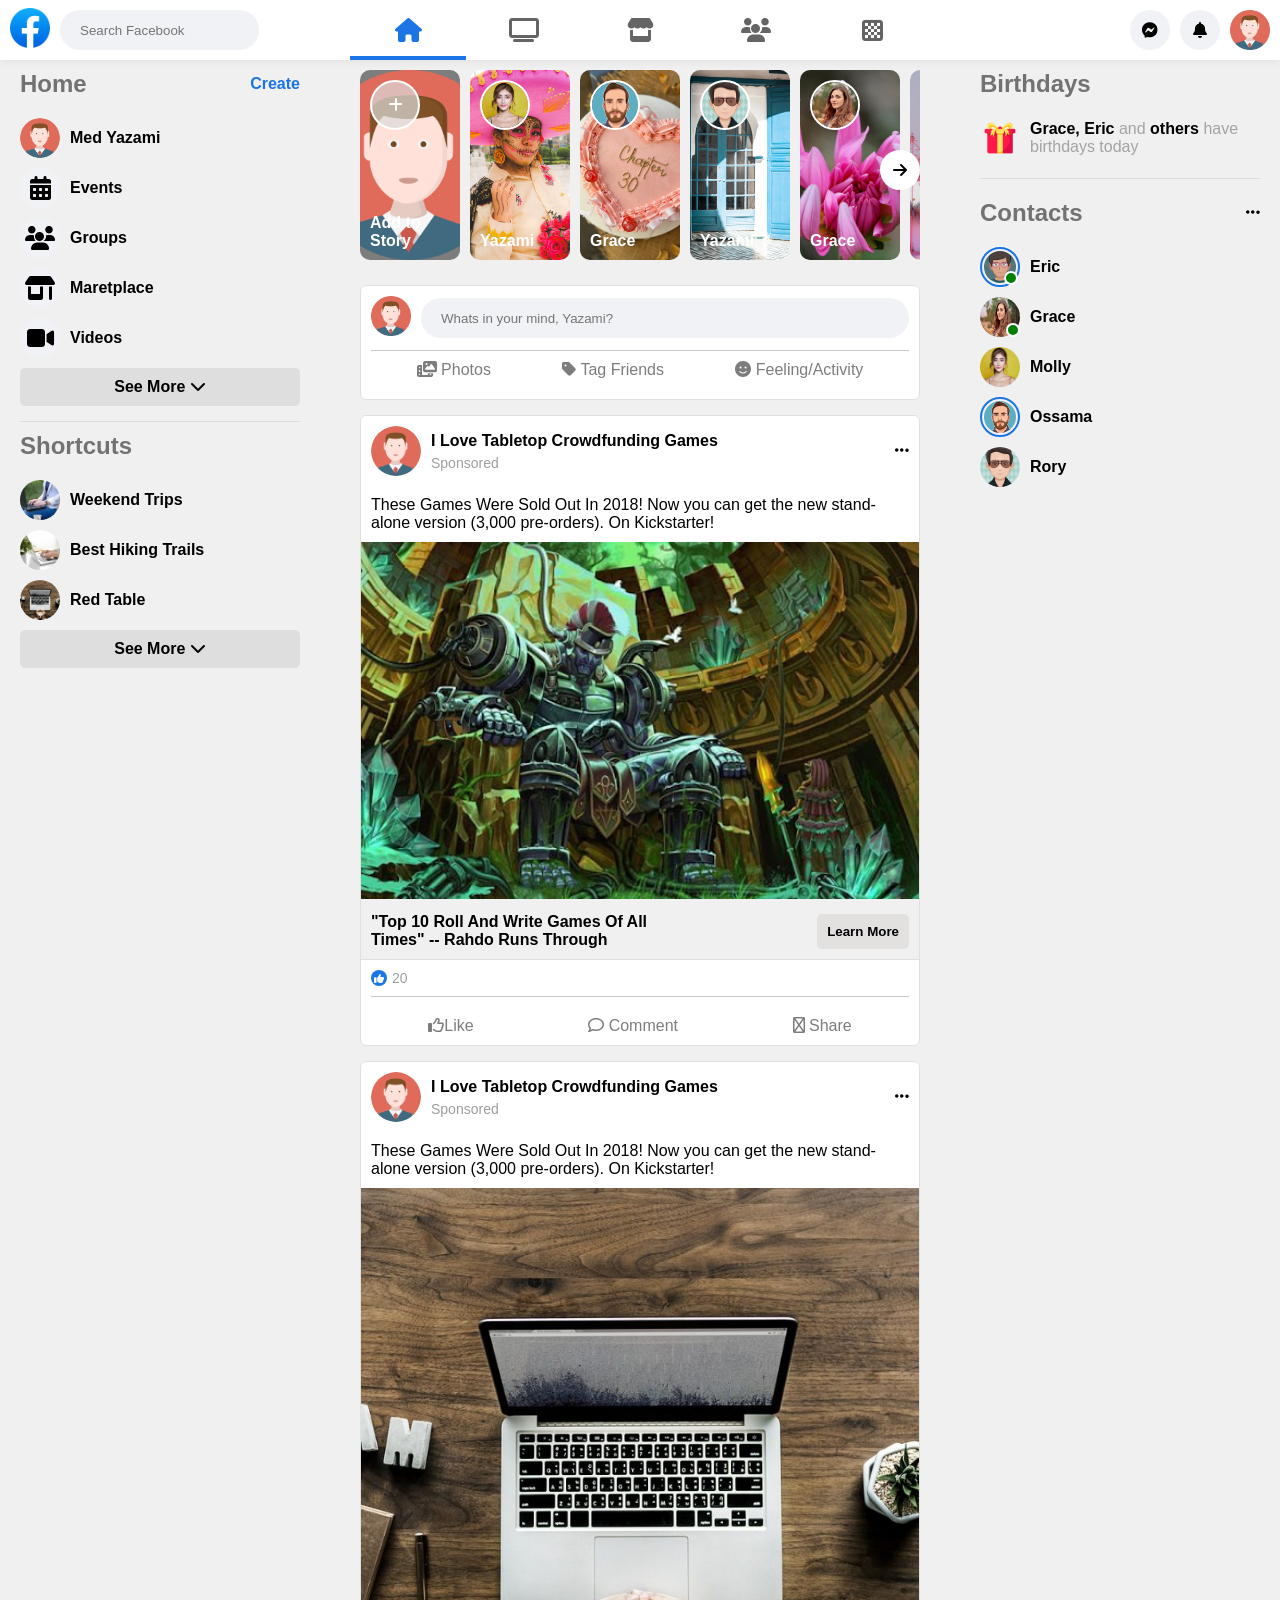
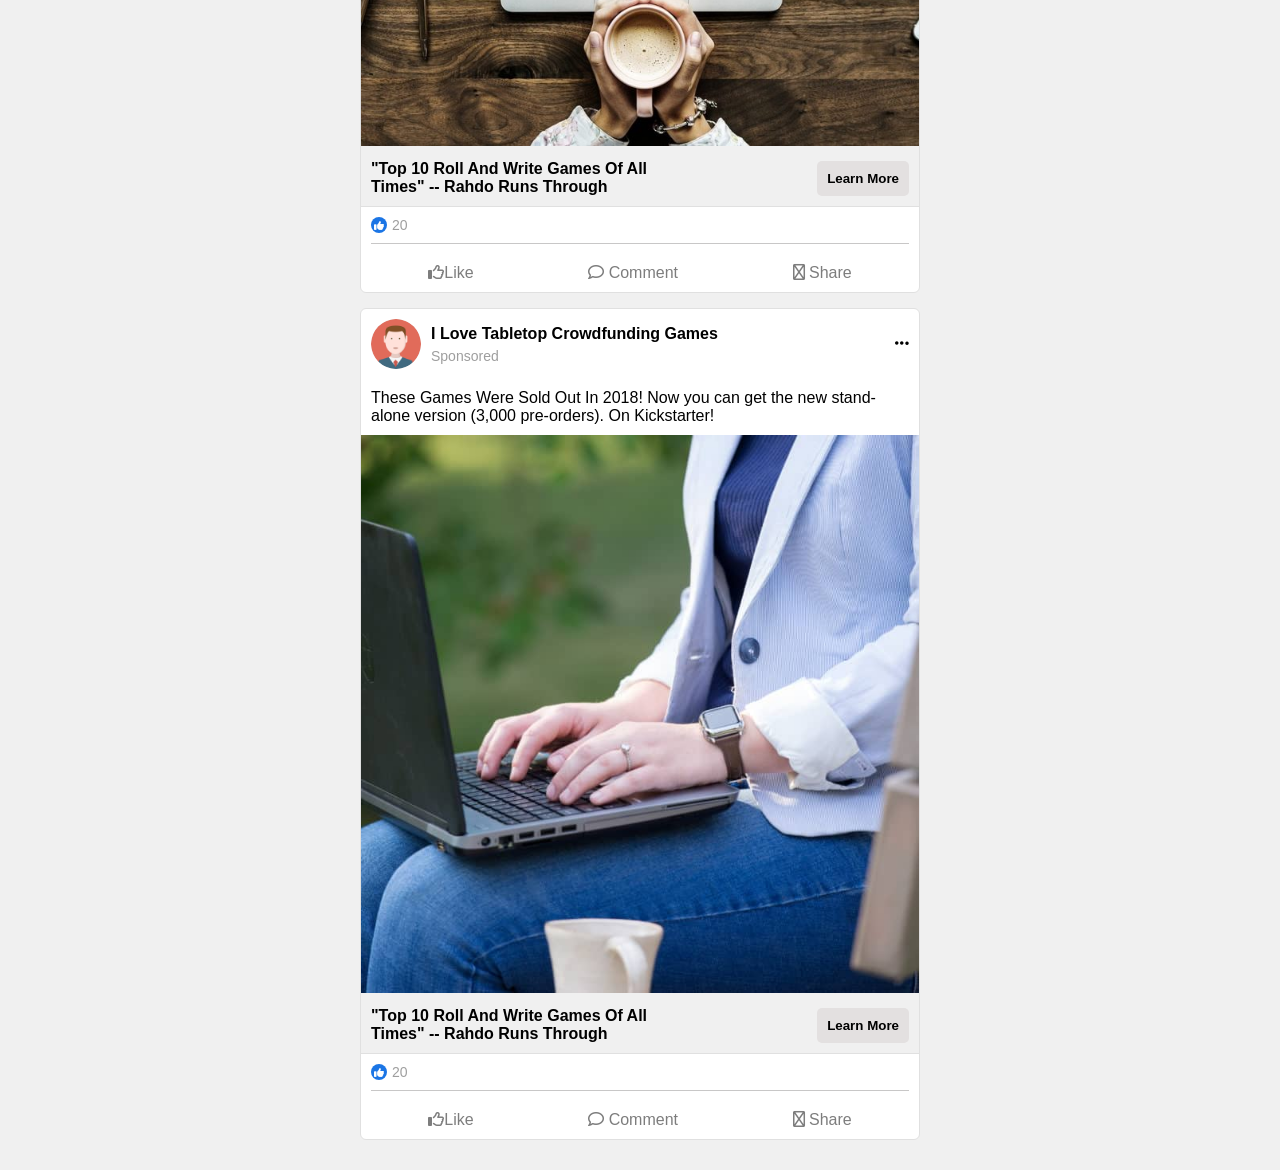
<file: index.html>
<!DOCTYPE html>
<html lang="en">
<head>
  <meta charset="UTF-8">
  <meta name="viewport" content="width=device-width, initial-scale=1.0">
  <link rel="icon" type="image/png" href="imgs/favicon.png">
  <link rel="stylesheet" href="css/all.min.css">
  <link rel="stylesheet" href="css/style.css">
  <title>Facebook Clone</title>
</head>
<body>
  <div class="container">
    <div class="navbar">
      <div class="navbar__left">
        <a href="#"><img src="imgs/Facebook.png" style="width: 40px; height: 40px;" alt=""></a>
        <div class="search">
          <label>
            <input type="search" placeholder="Search Facebook">
          </label>
        </div>
      </div>
      <div class="navbar__middle">
        <div class="navbar__middle-icon active"><i class="fa-solid fa-house"></i></div>
        <div class="navbar__middle-icon"><i class="fa-solid fa-tv"></i></div>
        <div class="navbar__middle-icon"><i class="fa-solid fa-store"></i></div>
        <div class="navbar__middle-icon"><i class="fa-solid fa-users"></i></div>
        <div class="navbar__middle-icon"><i class="fa-solid fa-chess-board"></i></div>
      </div>
      <div class="navbar__right">
        <div class="navbar__right-icons"><i class="fa-brands fa-facebook-messenger"></i></div>
        <div class="navbar__right-icons"><i class="fa-solid fa-bell"></i></div>
        <div class="navbar__right-icons"><img src="imgs/avatar.png" alt=""></div>
      </div>
    </div>
    <div class="page-content">
      <section class="page-content__left">
        <div class="title">
          <h2>Home</h2>
          <div class="btn">
            <a href="#">Create</a>
          </div>
        </div>
        <ul class="menu">
          <li>
            <img src="imgs/avatar.png" alt="">
            <span class="text">Med Yazami</span>
          </li>
          <li>
            <i class="fa-solid fa-calendar-days"></i>
            <span class="text">Events</span>
          </li>
          <li>
            <i class="fa-solid fa-users"></i>
            <span class="text">Groups</span>
          </li>
          <li>
            <i class="fa-solid fa-shop"></i>
            <span class="text">Maretplace</span>
          </li>
          <li>
            <i class="fa-solid fa-video"></i>
            <span class="text">Videos</span>
          </li>
        </ul>
        <div class="see-more">
          <span>See More</span>
          <i class="fa-solid fa-chevron-down"></i>
        </div>
        <h2 class="short-sec">Shortcuts</h2>
        <ul class="menu">
          <li>
            <img src="imgs/features-01.jpg" alt="">
            <span class="text">Weekend Trips</span>
          </li>
          <li>
            <img src="imgs/features-02.jpg" alt="">
            <span class="text">Best Hiking Trails</span>
          </li>
          <li>
            <img src="imgs/features-03.jpg" alt="">
            <span class="text">Red Table</span>
          </li>
        </ul>
        <div class="see-more">
          <span>See More</span>
          <i class="fa-solid fa-chevron-down"></i>
        </div>
      </section>
      <section class="page-content__center">
        <div class="stories">
          <div class="scroll-btn">
            <i class="fa-solid fa-arrow-right"></i>
          </div>
          <div class="stories-boxes">
            <div class="story-box">
              <div class="add-story">
                <i class="fa-solid fa-plus"></i>
              </div>
              <img src="imgs/avatar.png" class="story" alt="">
              <p class="txt">Add to Story</p>
            </div>
            <div class="story-box">
              <img src="imgs/avatar-08.jpg" class="profile" alt="">
              <img src="imgs/story-1.jpg" class="story" alt="">
              <p class="txt">Yazami</p>
            </div>
            <div class="story-box">
              <img src="imgs/avatar-05.png" class="profile" alt="">
              <img src="imgs/story-2.jpg" class="story" alt="">
              <p class="txt">Grace</p>
            </div>
            <div class="story-box">
              <img src="imgs/avatar-06.png" class="profile" alt="">
              <img src="imgs/story-3.jpg" class="story" alt="">
              <p class="txt">Yazami</p>
            </div>
            <div class="story-box">
              <img src="imgs/avatar-07.jpg" class="profile" alt="">
              <img src="imgs/story-4.jpg" class="story" alt="">
              <p class="txt">Grace</p>
            </div>
            <div class="story-box">
              <img src="imgs/avatar.png" class="profile" alt="">
              <img src="imgs/story-5.jpg" class="story" alt="">
              <p class="txt">Grace</p>
            </div>
            <div class="story-box">
              <img src="imgs/avatar.png" class="profile" alt="">
              <img src="imgs/story-6.jpg" class="story" alt="">
              <p class="txt">Grace</p>
            </div>
            <div class="story-box">
              <img src="imgs/avatar.png" class="profile" alt="">
              <img src="imgs/story-7.jpg" class="story" alt="">
              <p class="txt">Grace</p>
            </div>
          </div>
        </div>
        <div class="share-field">
          <div class="top">
            <a href="#"><img src="imgs/avatar.png" style="width: 40px; height: 40px;" alt=""></a>
            <div class="thoughts">
              <label>
                <input type="search" placeholder="Whats in your mind, Yazami?">
              </label>
            </div>
          </div>
          <div class="actions">
            <div class="photos">
              <i class="fa-solid fa-photo-film"></i>
              <span>Photos</span>
            </div>
            <div class="friends">
              <i class="fa-solid fa-tag"></i>
              <span>Tag Friends</span>
            </div>
            <div class="feelings">
              <i class="fa-solid fa-face-smile"></i>
              <span>Feeling/Activity</span>
            </div>
          </div>
        </div>
        <div class="card">
          <div class="card-header">
            <img src="imgs/avatar.png" alt="">
            <div class="card-title">
              <div class="card-name">I Love Tabletop Crowdfunding Games</div>
              <div class="sponsored">Sponsored</div>
            </div>
            <div class="options">
              <i class="fa-solid fa-ellipsis"></i>
            </div>
          </div>
          <div class="content">
              <p>These Games Were Sold Out In 2018! Now you can get the new stand-alone version (3,000 pre-orders). On Kickstarter!</p>
          </div>
          <div class="card-img">
            <div class="image-section">
              <img src="imgs/cat-06.jpg" alt="Kickstarter Map">
            </div>
            <div class="img-link">
              <a href="#" class="txt-link">
                "Top 10 Roll And Write Games Of All Times" -- Rahdo Runs Through
              </a>
              <button class="lrn-more-btn">Learn More</button>
            </div>
          </div>
          <div class="likes">
            <i class="fa-solid fa-thumbs-up icon"></i>
            <span class="total">20</span>
          </div>
          <div class="action-bar">
            <div class="like-btn">
              <i class="fa-regular fa-thumbs-up"></i><span>Like</span>
            </div>
            <div class="comment-btn">
              <i class="fa-regular fa-comment"></i>
              <span>Comment</span>
            </div>
            <div class="share-btn">
              <i class="fa-regular fa-share"></i>
              <span>Share</span>
            </div>
          </div>
        </div>
        <div class="card">
          <div class="card-header">
            <img src="imgs/avatar.png" alt="">
            <div class="card-title">
              <div class="card-name">I Love Tabletop Crowdfunding Games</div>
              <div class="sponsored">Sponsored</div>
            </div>
            <div class="options">
              <i class="fa-solid fa-ellipsis"></i>
            </div>
          </div>
          <div class="content">
              <p>These Games Were Sold Out In 2018! Now you can get the new stand-alone version (3,000 pre-orders). On Kickstarter!</p>
          </div>
          <div class="card-img">
            <div class="image-section">
              <img src="imgs/features-03.jpg" alt="Kickstarter Map">
            </div>
            <div class="img-link">
              <a href="#" class="txt-link">
                "Top 10 Roll And Write Games Of All Times" -- Rahdo Runs Through
              </a>
              <button class="lrn-more-btn">Learn More</button>
            </div>
          </div>
          <div class="likes">
            <i class="fa-solid fa-thumbs-up icon"></i>
            <span class="total">20</span>
          </div>
          <div class="action-bar">
            <div class="like-btn">
              <i class="fa-regular fa-thumbs-up"></i><span>Like</span>
            </div>
            <div class="comment-btn">
              <i class="fa-regular fa-comment"></i>
              <span>Comment</span>
            </div>
            <div class="share-btn">
              <i class="fa-regular fa-share"></i>
              <span>Share</span>
            </div>
          </div>
        </div>
        <div class="card">
          <div class="card-header">
            <img src="imgs/avatar.png" alt="">
            <div class="card-title">
              <div class="card-name">I Love Tabletop Crowdfunding Games</div>
              <div class="sponsored">Sponsored</div>
            </div>
            <div class="options">
              <i class="fa-solid fa-ellipsis"></i>
            </div>
          </div>
          <div class="content">
              <p>These Games Were Sold Out In 2018! Now you can get the new stand-alone version (3,000 pre-orders). On Kickstarter!</p>
          </div>
          <div class="card-img">
            <div class="image-section">
              <img src="imgs/features-01.jpg" alt="Kickstarter Map">
            </div>
            <div class="img-link">
              <a href="#" class="txt-link">
                "Top 10 Roll And Write Games Of All Times" -- Rahdo Runs Through
              </a>
              <button class="lrn-more-btn">Learn More</button>
            </div>
          </div>
          <div class="likes">
            <i class="fa-solid fa-thumbs-up icon"></i>
            <span class="total">20</span>
          </div>
          <div class="action-bar">
            <div class="like-btn">
              <i class="fa-regular fa-thumbs-up"></i><span>Like</span>
            </div>
            <div class="comment-btn">
              <i class="fa-regular fa-comment"></i>
              <span>Comment</span>
            </div>
            <div class="share-btn">
              <i class="fa-regular fa-share"></i>
              <span>Share</span>
            </div>
          </div>
        </div>
      </section>
      <section class="page-content__right">
        <div class="birthdays">
          <div class="title">
            <h2>Birthdays</h2>
          </div>
          <div class="birth-friends">
            <img src="imgs/gift.png" class="online" alt="">
            <p class="text"><span>Grace, Eric</span> and <span> others</span> have birthdays today</p>
          </div>
        </div>
        <div class="contacts">
          <div class="title">
            <h2>Contacts</h2>
            <div class="options">
              <i class="fa-solid fa-ellipsis"></i>
            </div>
          </div>
          <ul class="contacts-list">
            <li>
              <div class="image act-story online">
                <img src="imgs/avatar-04.png" alt="">
              </div>
              <span class="text">Eric</span>
            </li>
            <li>
              <div class="image online">
                <img src="imgs/avatar-07.jpg" class="online" alt="">
              </div>
              <span class="text">Grace</span>
            </li>
            <li>
              <div class="image">
                <img src="imgs/avatar-08.jpg" alt="">
              </div>
              <span class="text">Molly</span>
            </li>
            <li>
              <div class="image act-story">
                <img src="imgs/avatar-05.png" alt="">
              </div>
              <span class="text">Ossama</span>
            </li>
            <li>
              <div class="image">
                <img src="imgs/avatar-06.png" alt="">
              </div>
              <span class="text">Rory</span>
            </li>
          </ul>
        </div>
      </section>
    </div>
  </div>
</body>
</html>
</file>
<file: css/style.css>
* {
  box-sizing: border-box;
  margin: 0;
  padding: 0;
}

*:focus {
  outline: none;
}

a {
  text-decoration: none;
}

ul {
  list-style: none;
  padding: 0;
}

body {
  background-color: #f0f0f0;
  font-family: Segeo UI Historic, Segeo UI, Helvetica, Arial, sans-serif;
}

h2 {
  color: #737272;
}

.title {
  display: flex;
  justify-content: space-between;
  align-items: center;
  gap: 0;
}

.navbar {
  display: flex;
  justify-content: space-between;
  align-items: center;
  gap: 0;
  background-color: white;
  padding: 0.625rem;
  box-shadow: 0 3px 8px rgba(0, 0, 0, 0.0509803922);
  position: fixed;
  top: 0;
  width: 100%;
  height: 3.75rem;
  z-index: 2;
}
.navbar__left {
  flex: 25% 0 0;
  max-width: 21.875rem;
  display: flex;
  justify-content: start;
  align-items: center;
  gap: 0.625rem;
}
.navbar__middle {
  flex: 50% 0 0;
  max-width: 36.25rem;
  display: flex;
  justify-content: space-around;
  align-items: center;
  gap: 0;
  font-size: 1.5rem;
}
.navbar__middle-icon {
  width: 100%;
  height: 3.75rem;
  color: #656565;
  display: flex;
  justify-content: center;
  align-items: center;
  gap: 0.625rem;
}
.navbar__right {
  flex: 25% 0 0;
  max-width: 21.875rem;
  display: flex;
  justify-content: end;
  align-items: center;
  gap: 0.625rem;
}
.navbar__right-icons {
  background-color: #F1F2F6;
  height: 2.5rem;
  width: 2.5rem;
  border-radius: 50%;
  -o-object-fit: cover;
     object-fit: cover;
  display: flex;
  justify-content: center;
  align-items: center;
  gap: 0.625rem;
  cursor: pointer;
}
.navbar__right img {
  width: 100%;
}
.navbar .search input {
  width: 100%;
  border: none;
  background-color: #F1F2F6;
  padding: 1.25rem;
  height: 2.5rem;
  border-radius: 1.25rem;
  padding-right: 0.625rem;
}

@media (max-width: 47.9375rem) {
  .navbar {
    flex-wrap: wrap;
    height: 7.5rem;
    padding: 0;
  }
  .navbar__left {
    flex: 45% 0 0;
    padding-top: 0.625rem;
    padding-left: 0.625rem;
  }
  .navbar__middle {
    flex: 100% 0 0;
    max-width: 100%;
    font-size: 1.2rem;
  }
  .navbar__right {
    position: absolute;
    right: 0.625rem;
    top: 0.625rem;
  }
}
.active {
  color: #1b75e5;
  position: relative;
}

.active::before {
  content: "";
  position: absolute;
  bottom: 0;
  left: 0;
  width: 100%;
  height: 0.25rem;
  background-color: #1b75e5;
}

.page-content__left {
  flex: 25% 0 0;
  max-width: 21.875rem;
  padding: 0 1.25rem;
  font-weight: 600;
}
.page-content__left .btn a {
  color: #1b75e5;
}
.page-content__left .menu {
  margin-top: 1.25rem;
}
.page-content__left .menu li {
  display: flex;
  justify-content: start;
  align-items: center;
  gap: 0.625rem;
  margin-bottom: 0.625rem;
  cursor: pointer;
}
.page-content__left .menu i {
  font-size: 1.5rem;
  background-color: #F1F2F6;
  height: 2.5rem;
  width: 2.5rem;
  border-radius: 50%;
  -o-object-fit: cover;
     object-fit: cover;
  display: flex;
  justify-content: center;
  align-items: center;
  gap: 0.625rem;
}
.page-content__left .menu img {
  background-color: #F1F2F6;
  height: 2.5rem;
  width: 2.5rem;
  border-radius: 50%;
  -o-object-fit: cover;
     object-fit: cover;
  display: flex;
  justify-content: center;
  align-items: center;
  gap: 0.625rem;
}
.page-content__left .short-sec {
  margin-top: 0.9375rem;
  border-top: 0.0625rem solid #dbdbdb;
  padding-top: 0.625rem;
}
.page-content__left .see-more {
  width: 100%;
  background-color: #dedede;
  padding: 0.625rem;
  font-weight: bold;
  border-radius: 0.3125rem;
  text-align: center;
}

@media (max-width: 47.9375rem) {
  .page-content__left {
    display: none;
  }
}
.page-content {
  display: flex;
  justify-content: space-between;
  align-items: top;
  gap: 0;
  margin-top: 4.375rem;
  margin-bottom: 1.875rem;
}

@media (max-width: 47.9375rem) {
  .page-content {
    margin-top: 8.125rem;
  }
}
.page-content__center {
  flex: 50% 0 0;
  max-width: 36.25rem;
  padding: 0 0.625rem;
}
.page-content__center .stories {
  position: relative;
  width: 100%;
  height: 12.5rem;
  overflow: hidden;
}
.page-content__center .stories .stories-boxes {
  display: flex;
  justify-content: center;
  align-items: center;
  gap: 0.625rem;
  width: -moz-fit-content;
  width: fit-content;
}
.page-content__center .stories .stories-boxes .add-story {
  position: absolute;
  top: 0.625rem;
  left: 0.625rem;
  background-color: rgba(220, 220, 220, 0.7);
  height: 3.125rem;
  width: 3.125rem;
  border-radius: 50%;
  -o-object-fit: cover;
     object-fit: cover;
  display: flex;
  justify-content: center;
  align-items: center;
  gap: 0.625rem;
  border: 0.125rem solid white;
  color: white;
}
.page-content__center .stories .stories-boxes .story-box {
  position: relative;
  width: 6.25rem;
  height: 11.875rem;
  border-radius: 0.625rem;
  overflow: hidden;
  background-color: #7d7d7d;
}
.page-content__center .stories .stories-boxes .profile {
  position: absolute;
  top: 0.625rem;
  left: 0.625rem;
  background-color: rgba(220, 220, 220, 0.7);
  height: 3.125rem;
  width: 3.125rem;
  border-radius: 50%;
  -o-object-fit: cover;
     object-fit: cover;
  display: flex;
  justify-content: center;
  align-items: center;
  gap: 0.625rem;
  border: 0.125rem solid white;
}
.page-content__center .stories .stories-boxes .story {
  width: 100%;
  height: 100%;
  -o-object-fit: cover;
     object-fit: cover;
}
.page-content__center .stories .stories-boxes .txt {
  position: absolute;
  bottom: 0.625rem;
  left: 0.625rem;
  color: white;
  font-weight: bold;
}
.page-content__center .stories .scroll-btn {
  display: flex;
  justify-content: center;
  align-items: center;
  gap: 0;
  position: absolute;
  right: 0;
  top: 50%;
  transform: translateY(-50%);
  z-index: 1;
  background-color: white;
  width: 2.5rem;
  height: 2.5rem;
  border-radius: 50%;
  cursor: pointer;
}
.page-content__center .card {
  background-color: white;
  border-radius: 0.375rem;
  border: 0.0625rem solid #e0e0e0;
  margin-top: 0.9375rem;
}
.page-content__center .card-header {
  display: flex;
  justify-content: flex-start;
  align-items: center;
  gap: 0;
  padding: 0.625rem;
}
.page-content__center .card-header img {
  background-color: rgba(220, 220, 220, 0.7);
  height: 3.125rem;
  width: 3.125rem;
  border-radius: 50%;
  -o-object-fit: cover;
     object-fit: cover;
  display: flex;
  justify-content: center;
  align-items: center;
  gap: 0.625rem;
  margin-right: 0.625rem;
}
.page-content__center .card-header .card-title {
  line-height: 1.5;
  margin-right: auto;
}
.page-content__center .card-header .card-name {
  font-weight: bold;
}
.page-content__center .card-header .sponsored {
  color: #9e9e9e;
  font-size: 0.875rem;
}
.page-content__center .content {
  padding: 0.625rem;
}
.page-content__center .card-img {
  background-color: #f0f0f0;
  border-bottom: 0.0625rem solid #e0e0e0;
  margin-bottom: 0.625rem;
}
.page-content__center .card-img img {
  width: 100%;
}
.page-content__center .card-img .img-link {
  display: flex;
  justify-content: space-between;
  align-items: center;
  gap: 0;
  padding: 0.625rem;
}
.page-content__center .card-img .img-link .txt-link {
  font-weight: bold;
  color: black;
  max-width: 300px;
}
.page-content__center .card-img .img-link .lrn-more-btn {
  border: none;
  color: black;
  font-weight: bold;
  background-color: #e3e0e0;
  padding: 0.625rem;
  border-radius: 0.3125rem;
}
.page-content__center .likes {
  display: flex;
  justify-content: flex-start;
  align-items: center;
  gap: 0.3125rem;
  margin: 0 0.625rem 0.625rem;
  border-bottom: 0.0625rem solid #c8c7c7;
  padding-bottom: 0.625rem;
}
.page-content__center .likes .icon {
  background-color: #1b75e5;
  padding: 0.1875rem;
  font-size: 0.625rem;
  color: white;
  border-radius: 50%;
}
.page-content__center .likes span {
  font-size: 0.875rem;
  color: #9e9e9e;
}
.page-content__center .action-bar {
  display: flex;
  justify-content: space-around;
  align-items: center;
  gap: 0;
  padding: 0.625rem;
  color: #7d7d7d;
}
.page-content__center .share-field {
  background-color: white;
  border-radius: 0.375rem;
  border: 0.0625rem solid #e0e0e0;
  margin-top: 0.9375rem;
  padding: 0.625rem;
}
.page-content__center .share-field .top {
  display: flex;
  justify-content: flex-start;
  align-items: center;
  gap: 0.625rem;
  width: 100%;
}
.page-content__center .share-field .top .thoughts {
  flex: 1;
}
.page-content__center .share-field .top .thoughts input {
  width: 100%;
  border: none;
  background-color: #F1F2F6;
  padding: 1.25rem;
  height: 2.5rem;
  border-radius: 1.25rem;
}
.page-content__center .share-field .actions {
  display: flex;
  justify-content: space-around;
  align-items: center;
  gap: 0;
  margin-top: 0.625rem;
  padding: 0.625rem;
  color: #7d7d7d;
  border-top: 0.0625rem solid #c8c7c7;
}

@media (max-width: 47.9375rem) {
  .page-content__center {
    flex: 100% 0 0;
    width: 100%;
    max-width: 100%;
  }
  .page-content__center .stories .scroll-btn {
    display: none;
  }
}
.page-content__right {
  flex: 25% 0 0;
  max-width: 21.875rem;
  padding: 0 1.25rem;
  font-weight: 600;
}
.page-content__right .birthdays {
  margin-bottom: 1.25rem;
  border-bottom: 0.0625rem solid #dbdbdb;
}
.page-content__right .birthdays .birth-friends {
  display: flex;
  justify-content: flex-start;
  align-items: center;
  gap: 0.625rem;
  padding: 1.25rem 0;
}
.page-content__right .birthdays .birth-friends p {
  color: #a3a3a3;
  font-weight: normal;
}
.page-content__right .birthdays .birth-friends p span {
  color: black;
  font-weight: bold;
}
.page-content__right .birthdays .birth-friends img {
  width: 2.5rem;
  height: 2.5rem;
}
.page-content__right .contacts .contacts-list {
  margin-top: 1.25rem;
}
.page-content__right .contacts .contacts-list li {
  display: flex;
  justify-content: flex-start;
  align-items: center;
  gap: 0.625rem;
  margin-bottom: 0.625rem;
  cursor: pointer;
}
.page-content__right .contacts .contacts-list .image {
  background-color: #F1F2F6;
  height: 2.5rem;
  width: 2.5rem;
  border-radius: 50%;
  -o-object-fit: cover;
     object-fit: cover;
  display: flex;
  justify-content: center;
  align-items: center;
  gap: 0.625rem;
}
.page-content__right .contacts .contacts-list .image img {
  width: 100%;
  height: 100%;
  border-radius: 50%;
}
.page-content__right .contacts .contacts-list .online {
  position: relative;
}
.page-content__right .contacts .contacts-list .online::before {
  content: "";
  position: absolute;
  bottom: 0;
  right: 0;
  background-color: green;
  height: 0.625rem;
  width: 0.625rem;
  border-radius: 50%;
  -o-object-fit: cover;
     object-fit: cover;
  display: flex;
  justify-content: center;
  align-items: center;
  gap: 0.625rem;
  z-index: 1;
  border: 0.125rem solid white;
}
.page-content__right .contacts .contacts-list .act-story {
  border: 0.125rem solid #1b75e5;
  padding: 0.125rem;
}

@media (max-width: 47.9375rem) {
  .page-content__right {
    display: none;
  }
}/*# sourceMappingURL=style.css.map */
</file>
